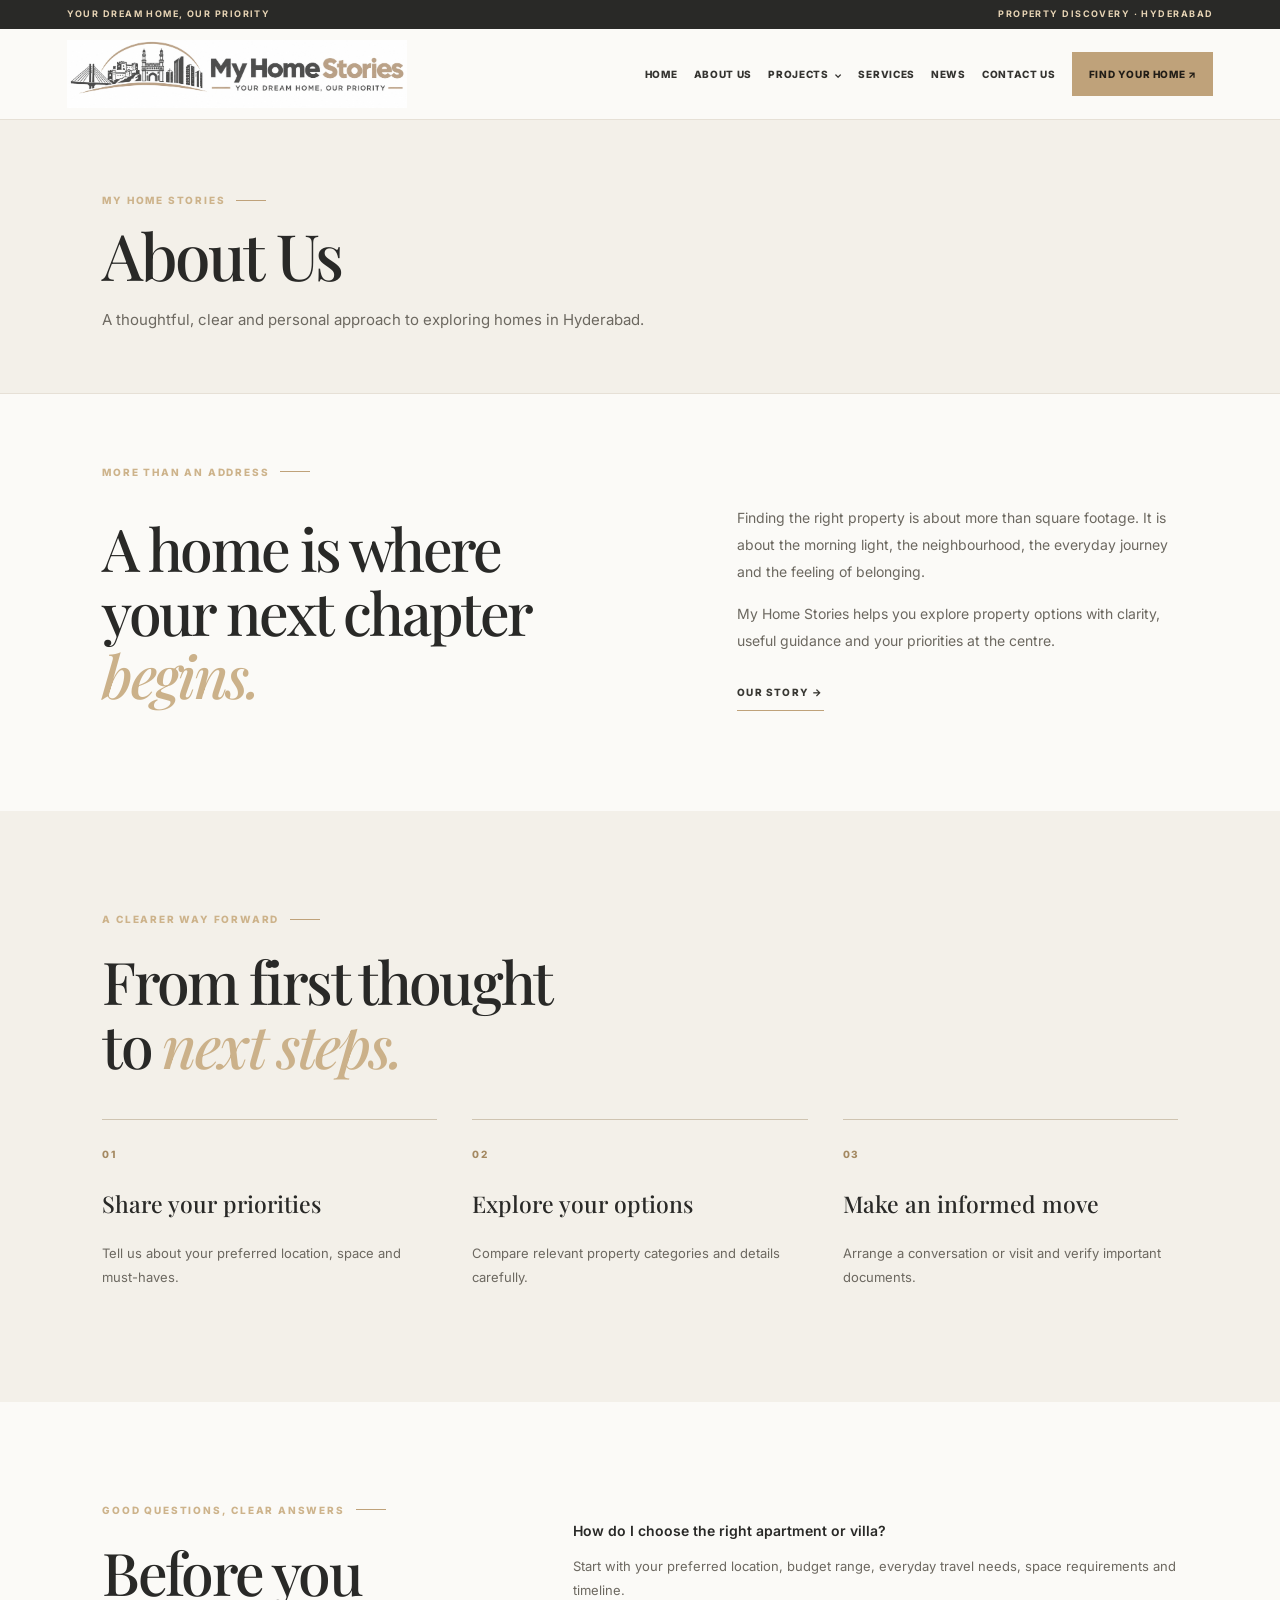
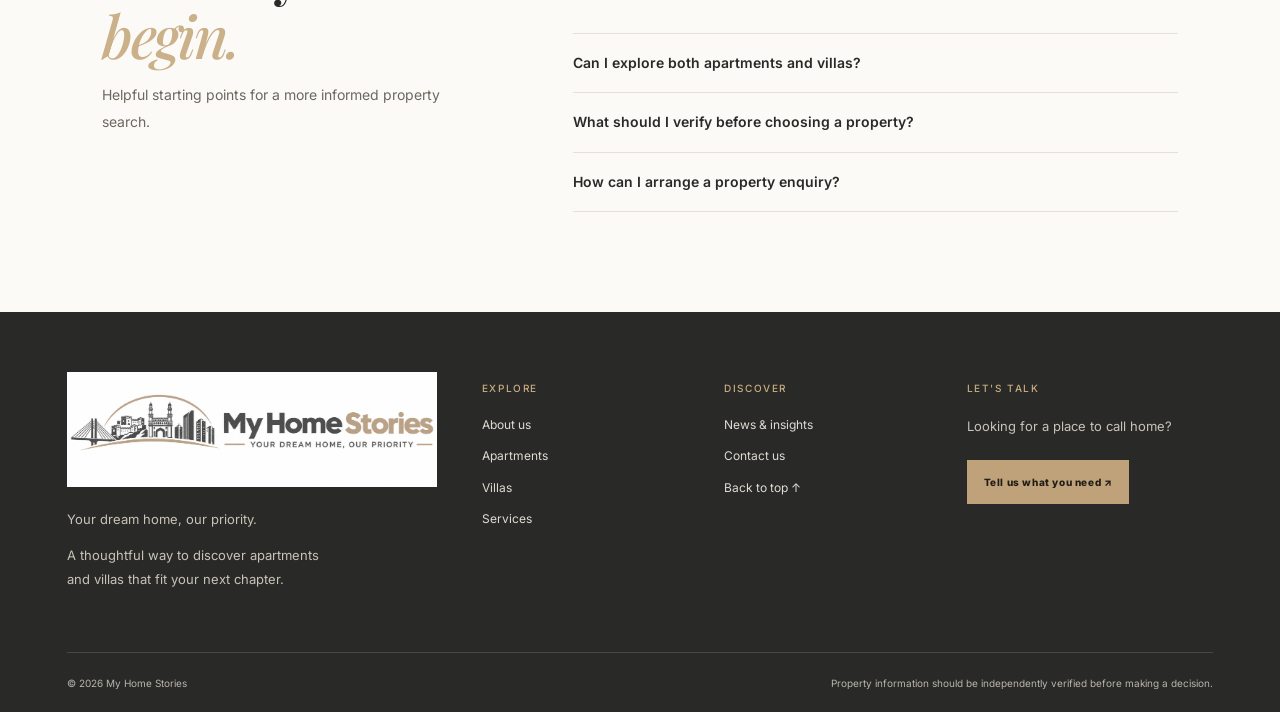
<file: about.html>
<!doctype html>
<html lang="en">
<head>
<meta charset="utf-8"><meta name="viewport" content="width=device-width, initial-scale=1">
<meta name="theme-color" content="#fbfaf7">
<meta name="description" content="A thoughtful, clear and personal approach to exploring homes in Hyderabad.">
<title>About Us | My Home Stories</title>
<link rel="preconnect" href="https://fonts.googleapis.com"><link rel="preconnect" href="https://fonts.gstatic.com" crossorigin>
<link href="https://fonts.googleapis.com/css2?family=Inter:wght@400;500;600;700;800&family=Playfair+Display:wght@400;500;600;700&display=swap" rel="stylesheet">
<link rel="stylesheet" href="styles.css"><script src="script.js" defer></script>
</head>
<div class="topline"><span>YOUR DREAM HOME, OUR PRIORITY</span><span>PROPERTY DISCOVERY · HYDERABAD</span></div>
<header class="header">
<a class="brand" href="#home" aria-label="My Home Stories home"><span class="brand-logo-crop"><img class="brand-logo" src="assets/my-home-stories-original-logo.webp" alt="My Home Stories — Your dream home, our priority"></span></a>
<button class="mobile-toggle" id="menuToggle" aria-label="Toggle navigation" aria-expanded="false">☰</button>
<nav class="nav" id="mainNav" aria-label="Main navigation">
<a class="nav-item" href="index.html">HOME</a><a class="nav-item" href="about.html">ABOUT US</a>
<div class="nav-group"><button class="nav-item dropdown-toggle" id="projectsToggle">PROJECTS <span>⌄</span></button><div class="dropdown"><a href="projects.html">All Projects ↗</a><a href="apartments.html">Apartments ↗</a><a href="villas.html">Villas ↗</a></div></div>
<a class="nav-item" href="services.html">SERVICES</a><a class="nav-item" href="news.html">NEWS</a><a class="nav-item" href="contact.html">CONTACT US</a>
<a class="nav-cta" href="contact.html">FIND YOUR HOME ↗</a>
</nav></header><main id="app"><section class="page-intro section"><div class="section-kicker">MY HOME STORIES <i></i></div><h1>About Us</h1><p>A thoughtful, clear and personal approach to exploring homes in Hyderabad.</p></section><section class="intro section" id="about"><div class="section-kicker">MORE THAN AN ADDRESS <i></i></div><div class="intro-grid"><h2>A home is where<br>your next chapter <em>begins.</em></h2><div><p>Finding the right property is about more than square footage. It is about the morning light, the neighbourhood, the everyday journey and the feeling of belonging.</p><p>My Home Stories helps you explore property options with clarity, useful guidance and your priorities at the centre.</p><a class="inline-link" href="#services">OUR STORY →</a></div></div></section><section class="process section"><div class="section-kicker">A CLEARER WAY FORWARD <i></i></div><h2>From first thought<br>to <em>next steps.</em></h2><div class="steps"><article><span>01</span><h3>Share your priorities</h3><p>Tell us about your preferred location, space and must-haves.</p></article><article><span>02</span><h3>Explore your options</h3><p>Compare relevant property categories and details carefully.</p></article><article><span>03</span><h3>Make an informed move</h3><p>Arrange a conversation or visit and verify important documents.</p></article></div></section><section class="faq section"><div><div class="section-kicker">GOOD QUESTIONS, CLEAR ANSWERS <i></i></div><h2>Before you <em>begin.</em></h2><p>Helpful starting points for a more informed property search.</p></div><div class="faq-list"><details open><summary>How do I choose the right apartment or villa?</summary><p>Start with your preferred location, budget range, everyday travel needs, space requirements and timeline.</p></details><details><summary>Can I explore both apartments and villas?</summary><p>Yes. Browse both categories, then contact us with your preferred areas and requirements.</p></details><details><summary>What should I verify before choosing a property?</summary><p>Check ownership records, approvals and RERA details where relevant, agreement terms, total costs and possession timeline. Consult qualified professionals as needed.</p></details><details><summary>How can I arrange a property enquiry?</summary><p>Use the contact form to share your preferred property type, location and requirements.</p></details></div></section></main><footer class="footer"><div class="footer-main"><div><a class="footer-brand" href="index.html" aria-label="My Home Stories home"><span class="footer-logo-crop"><img src="assets/my-home-stories-original-logo.webp" alt="My Home Stories — Your dream home, our priority"></span></a><p>Your dream home, our priority.</p><p class="footer-note">A thoughtful way to discover apartments and villas that fit your next chapter.</p></div><div><h3>EXPLORE</h3><a href="about.html">About us</a><a href="apartments.html">Apartments</a><a href="villas.html">Villas</a><a href="services.html">Services</a></div><div><h3>DISCOVER</h3><a href="news.html">News & insights</a><a href="contact.html">Contact us</a><a href="index.html">Back to top ↑</a></div><div><h3>LET'S TALK</h3><p>Looking for a place to call home?</p><a class="footer-cta" href="contact.html">Tell us what you need ↗</a></div></div><div class="footer-bottom"><span>© <span id="year"></span> My Home Stories</span><span>Property information should be independently verified before making a decision.</span></div></footer></body></html>
</file>
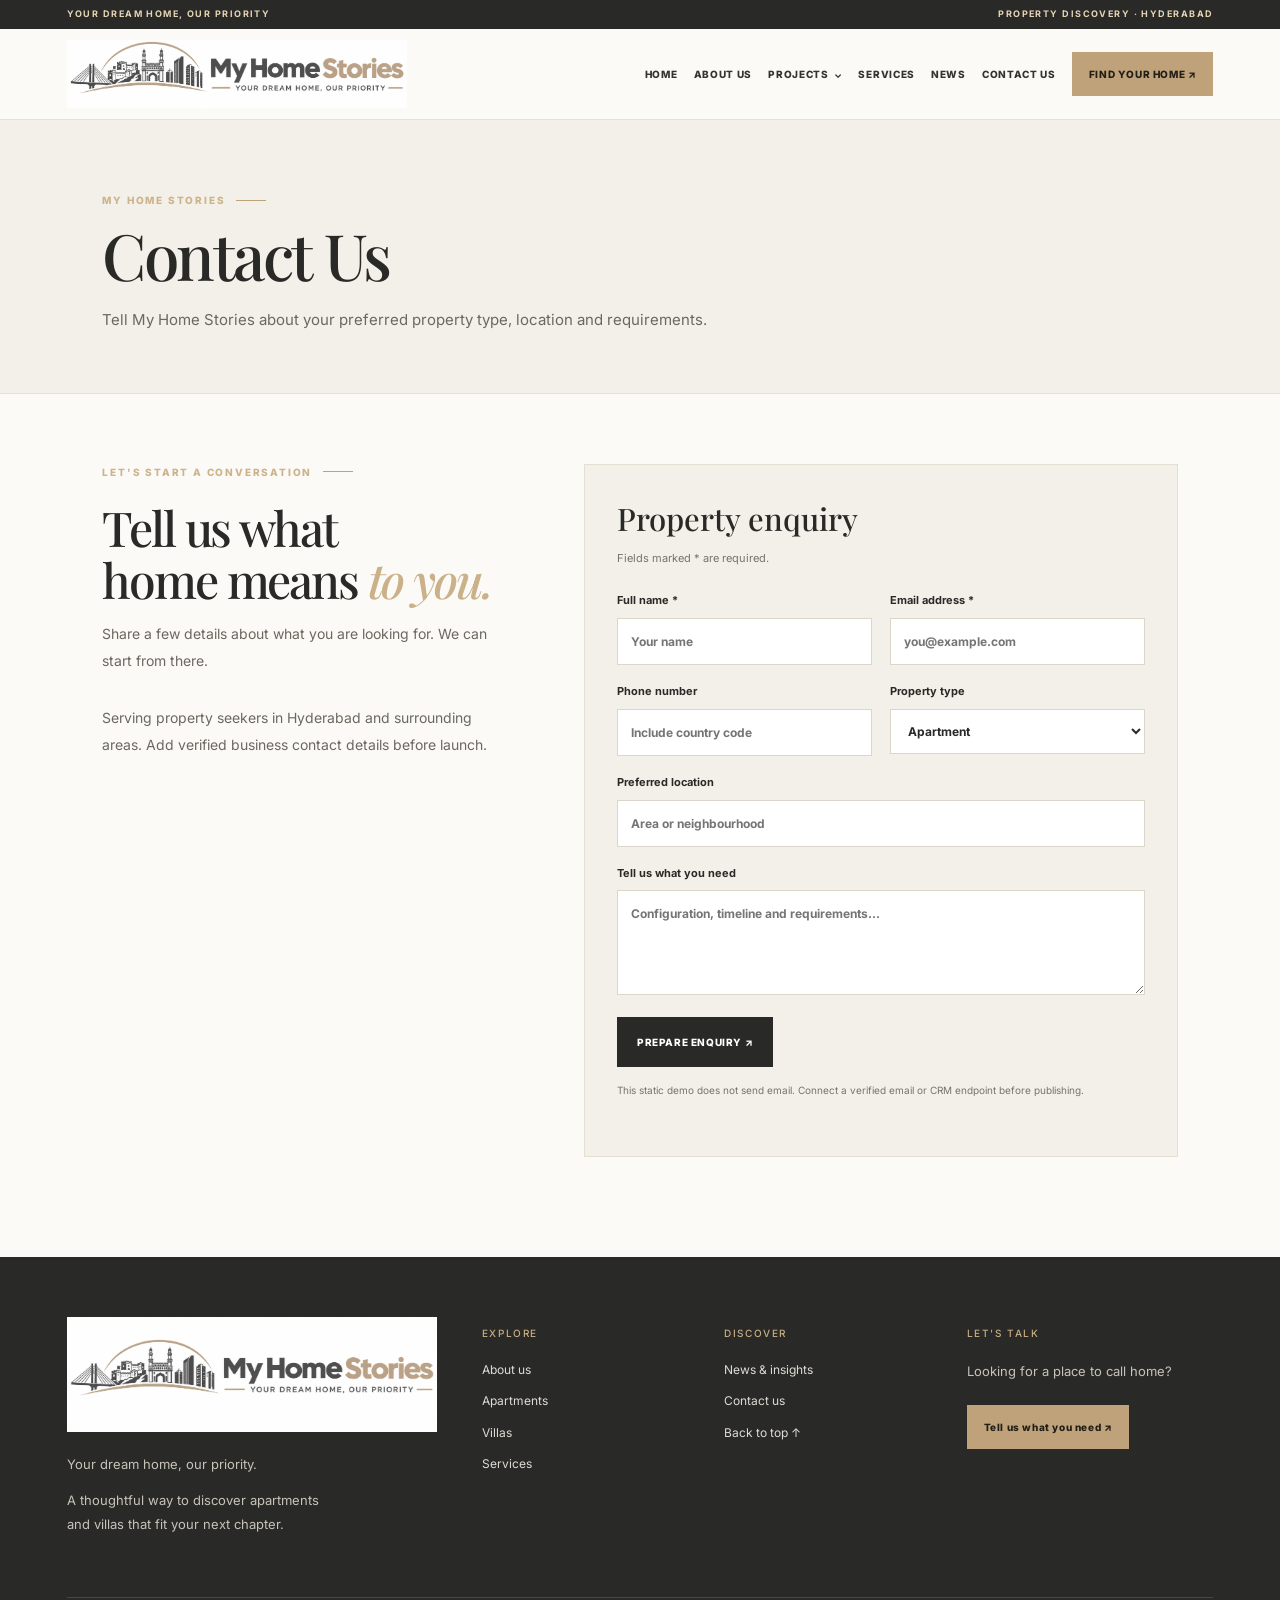
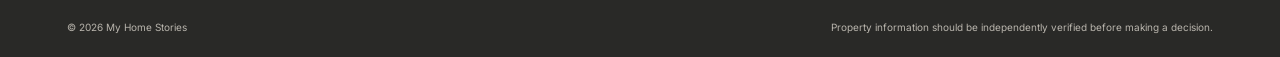
<file: contact.html>
<!doctype html>
<html lang="en">
<head>
<meta charset="utf-8"><meta name="viewport" content="width=device-width, initial-scale=1">
<meta name="theme-color" content="#fbfaf7">
<meta name="description" content="Tell My Home Stories about your preferred property type, location and requirements.">
<title>Contact Us | My Home Stories</title>
<link rel="preconnect" href="https://fonts.googleapis.com"><link rel="preconnect" href="https://fonts.gstatic.com" crossorigin>
<link href="https://fonts.googleapis.com/css2?family=Inter:wght@400;500;600;700;800&family=Playfair+Display:wght@400;500;600;700&display=swap" rel="stylesheet">
<link rel="stylesheet" href="styles.css"><script src="script.js" defer></script>
</head>
<div class="topline"><span>YOUR DREAM HOME, OUR PRIORITY</span><span>PROPERTY DISCOVERY · HYDERABAD</span></div>
<header class="header">
<a class="brand" href="#home" aria-label="My Home Stories home"><span class="brand-logo-crop"><img class="brand-logo" src="assets/my-home-stories-original-logo.webp" alt="My Home Stories — Your dream home, our priority"></span></a>
<button class="mobile-toggle" id="menuToggle" aria-label="Toggle navigation" aria-expanded="false">☰</button>
<nav class="nav" id="mainNav" aria-label="Main navigation">
<a class="nav-item" href="index.html">HOME</a><a class="nav-item" href="about.html">ABOUT US</a>
<div class="nav-group"><button class="nav-item dropdown-toggle" id="projectsToggle">PROJECTS <span>⌄</span></button><div class="dropdown"><a href="projects.html">All Projects ↗</a><a href="apartments.html">Apartments ↗</a><a href="villas.html">Villas ↗</a></div></div>
<a class="nav-item" href="services.html">SERVICES</a><a class="nav-item" href="news.html">NEWS</a><a class="nav-item" href="contact.html">CONTACT US</a>
<a class="nav-cta" href="contact.html">FIND YOUR HOME ↗</a>
</nav></header><main id="app"><section class="page-intro section"><div class="section-kicker">MY HOME STORIES <i></i></div><h1>Contact Us</h1><p>Tell My Home Stories about your preferred property type, location and requirements.</p></section><section class="contact-section section" id="contact"><div class="contact-copy"><div class="section-kicker">LET'S START A CONVERSATION <i></i></div><h2>Tell us what<br>home means <em>to you.</em></h2><p>Share a few details about what you are looking for. We can start from there.</p><p class="contact-note">Serving property seekers in Hyderabad and surrounding areas. Add verified business contact details before launch.</p></div><form id="enquiryForm" class="enquiry-form"><h3>Property enquiry</h3><p>Fields marked * are required.</p><div class="form-grid"><label>Full name *<input name="name" required placeholder="Your name"></label><label>Email address *<input name="email" type="email" required placeholder="you@example.com"></label><label>Phone number<input name="phone" placeholder="Include country code"></label><label>Property type<select name="type"><option>Apartment</option><option>Villa</option><option>Open to options</option></select></label><label class="full">Preferred location<input name="location" placeholder="Area or neighbourhood"></label><label class="full">Tell us what you need<textarea name="message" rows="4" placeholder="Configuration, timeline and requirements..."></textarea></label></div><button class="search-button" type="submit">PREPARE ENQUIRY ↗</button><small>This static demo does not send email. Connect a verified email or CRM endpoint before publishing.</small><p class="form-status" id="formStatus" aria-live="polite"></p></form></section></main><footer class="footer"><div class="footer-main"><div><a class="footer-brand" href="index.html" aria-label="My Home Stories home"><span class="footer-logo-crop"><img src="assets/my-home-stories-original-logo.webp" alt="My Home Stories — Your dream home, our priority"></span></a><p>Your dream home, our priority.</p><p class="footer-note">A thoughtful way to discover apartments and villas that fit your next chapter.</p></div><div><h3>EXPLORE</h3><a href="about.html">About us</a><a href="apartments.html">Apartments</a><a href="villas.html">Villas</a><a href="services.html">Services</a></div><div><h3>DISCOVER</h3><a href="news.html">News & insights</a><a href="contact.html">Contact us</a><a href="index.html">Back to top ↑</a></div><div><h3>LET'S TALK</h3><p>Looking for a place to call home?</p><a class="footer-cta" href="contact.html">Tell us what you need ↗</a></div></div><div class="footer-bottom"><span>© <span id="year"></span> My Home Stories</span><span>Property information should be independently verified before making a decision.</span></div></footer></body></html>
</file>
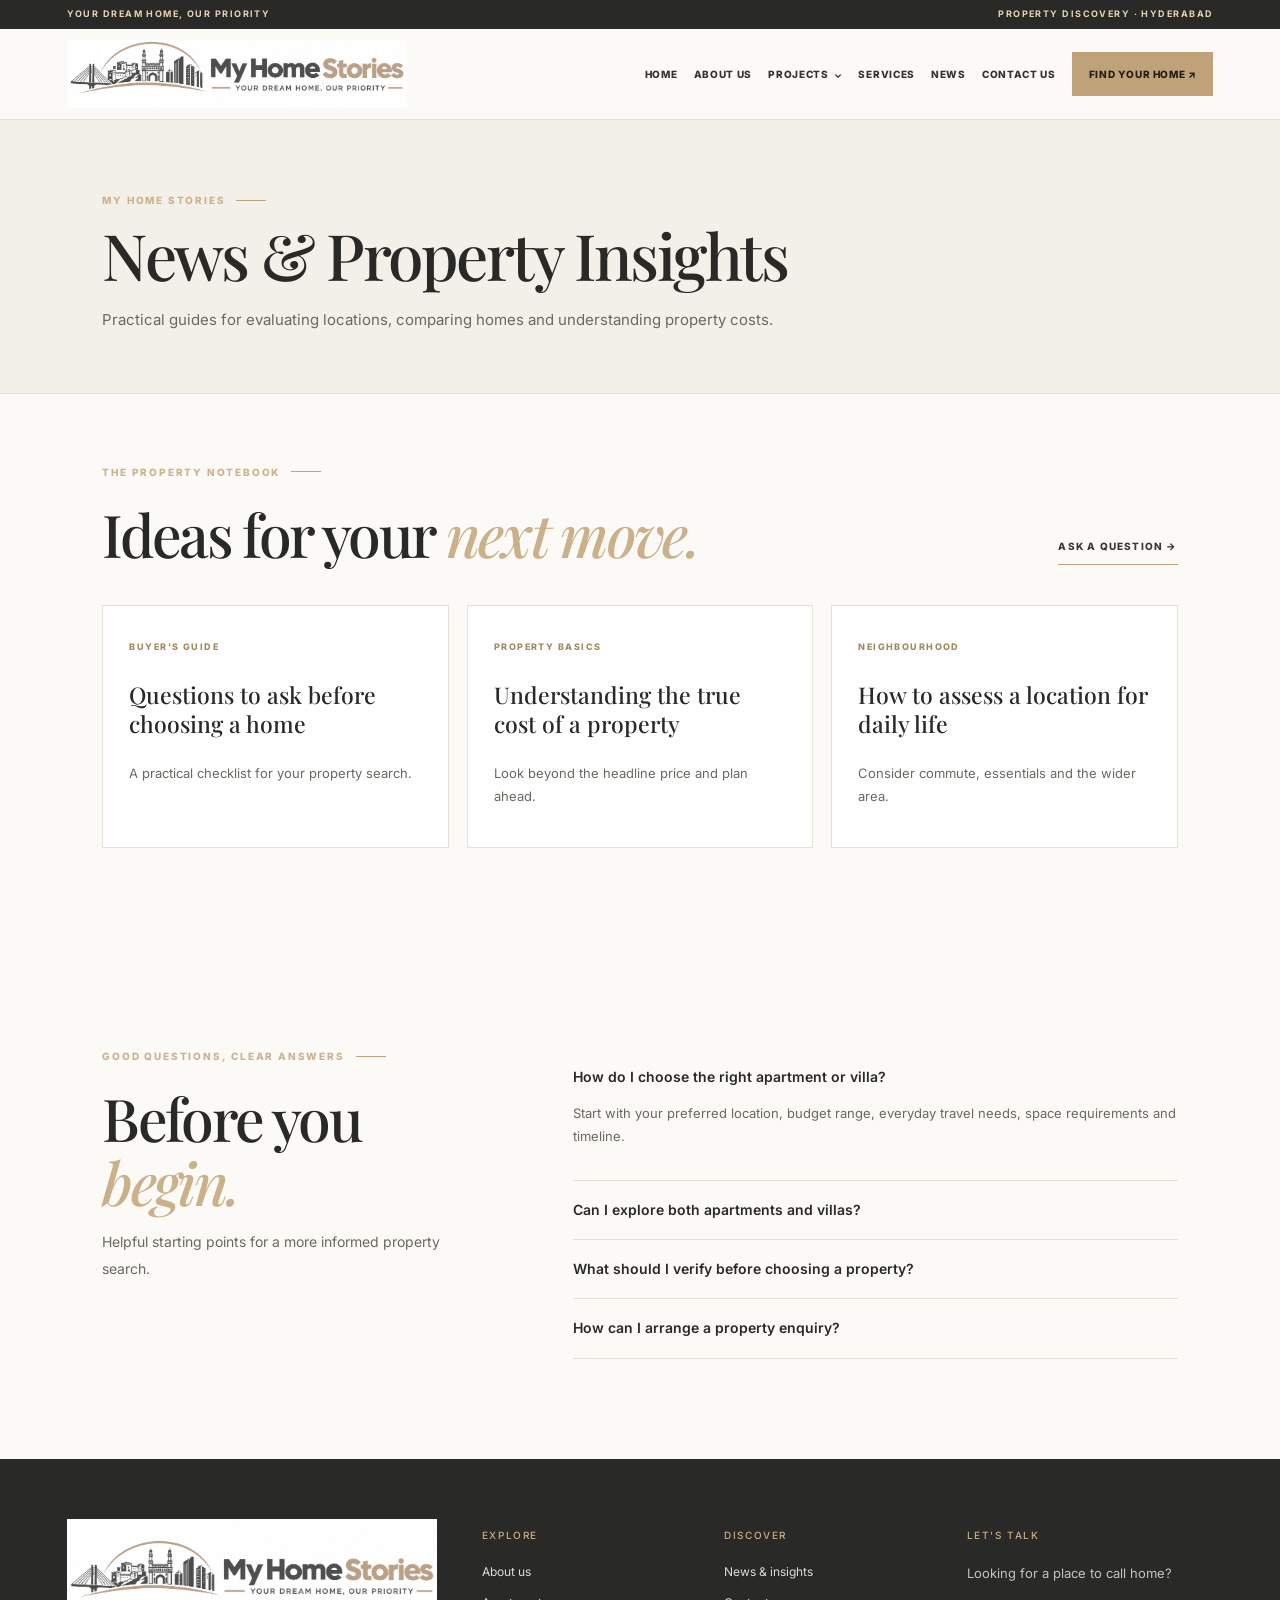
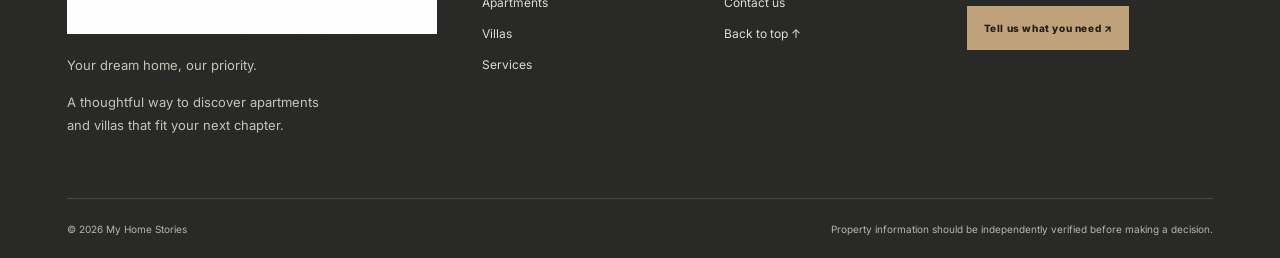
<file: news.html>
<!doctype html>
<html lang="en">
<head>
<meta charset="utf-8"><meta name="viewport" content="width=device-width, initial-scale=1">
<meta name="theme-color" content="#fbfaf7">
<meta name="description" content="Practical guides for evaluating locations, comparing homes and understanding property costs.">
<title>News & Property Insights | My Home Stories</title>
<link rel="preconnect" href="https://fonts.googleapis.com"><link rel="preconnect" href="https://fonts.gstatic.com" crossorigin>
<link href="https://fonts.googleapis.com/css2?family=Inter:wght@400;500;600;700;800&family=Playfair+Display:wght@400;500;600;700&display=swap" rel="stylesheet">
<link rel="stylesheet" href="styles.css"><script src="script.js" defer></script>
</head>
<div class="topline"><span>YOUR DREAM HOME, OUR PRIORITY</span><span>PROPERTY DISCOVERY · HYDERABAD</span></div>
<header class="header">
<a class="brand" href="#home" aria-label="My Home Stories home"><span class="brand-logo-crop"><img class="brand-logo" src="assets/my-home-stories-original-logo.webp" alt="My Home Stories — Your dream home, our priority"></span></a>
<button class="mobile-toggle" id="menuToggle" aria-label="Toggle navigation" aria-expanded="false">☰</button>
<nav class="nav" id="mainNav" aria-label="Main navigation">
<a class="nav-item" href="index.html">HOME</a><a class="nav-item" href="about.html">ABOUT US</a>
<div class="nav-group"><button class="nav-item dropdown-toggle" id="projectsToggle">PROJECTS <span>⌄</span></button><div class="dropdown"><a href="projects.html">All Projects ↗</a><a href="apartments.html">Apartments ↗</a><a href="villas.html">Villas ↗</a></div></div>
<a class="nav-item" href="services.html">SERVICES</a><a class="nav-item" href="news.html">NEWS</a><a class="nav-item" href="contact.html">CONTACT US</a>
<a class="nav-cta" href="contact.html">FIND YOUR HOME ↗</a>
</nav></header><main id="app"><section class="page-intro section"><div class="section-kicker">MY HOME STORIES <i></i></div><h1>News &amp; Property Insights</h1><p>Practical guides for evaluating locations, comparing homes and understanding property costs.</p></section><section class="news section" id="news"><div class="section-head"><div><div class="section-kicker">THE PROPERTY NOTEBOOK <i></i></div><h2>Ideas for your <em>next move.</em></h2></div><a class="inline-link" href="#contact">ASK A QUESTION →</a></div><div class="news-grid"><article><span>BUYER'S GUIDE</span><h3>Questions to ask before choosing a home</h3><p>A practical checklist for your property search.</p></article><article><span>PROPERTY BASICS</span><h3>Understanding the true cost of a property</h3><p>Look beyond the headline price and plan ahead.</p></article><article><span>NEIGHBOURHOOD</span><h3>How to assess a location for daily life</h3><p>Consider commute, essentials and the wider area.</p></article></div></section><section class="faq section"><div><div class="section-kicker">GOOD QUESTIONS, CLEAR ANSWERS <i></i></div><h2>Before you <em>begin.</em></h2><p>Helpful starting points for a more informed property search.</p></div><div class="faq-list"><details open><summary>How do I choose the right apartment or villa?</summary><p>Start with your preferred location, budget range, everyday travel needs, space requirements and timeline.</p></details><details><summary>Can I explore both apartments and villas?</summary><p>Yes. Browse both categories, then contact us with your preferred areas and requirements.</p></details><details><summary>What should I verify before choosing a property?</summary><p>Check ownership records, approvals and RERA details where relevant, agreement terms, total costs and possession timeline. Consult qualified professionals as needed.</p></details><details><summary>How can I arrange a property enquiry?</summary><p>Use the contact form to share your preferred property type, location and requirements.</p></details></div></section></main><footer class="footer"><div class="footer-main"><div><a class="footer-brand" href="index.html" aria-label="My Home Stories home"><span class="footer-logo-crop"><img src="assets/my-home-stories-original-logo.webp" alt="My Home Stories — Your dream home, our priority"></span></a><p>Your dream home, our priority.</p><p class="footer-note">A thoughtful way to discover apartments and villas that fit your next chapter.</p></div><div><h3>EXPLORE</h3><a href="about.html">About us</a><a href="apartments.html">Apartments</a><a href="villas.html">Villas</a><a href="services.html">Services</a></div><div><h3>DISCOVER</h3><a href="news.html">News & insights</a><a href="contact.html">Contact us</a><a href="index.html">Back to top ↑</a></div><div><h3>LET'S TALK</h3><p>Looking for a place to call home?</p><a class="footer-cta" href="contact.html">Tell us what you need ↗</a></div></div><div class="footer-bottom"><span>© <span id="year"></span> My Home Stories</span><span>Property information should be independently verified before making a decision.</span></div></footer></body></html>
</file>
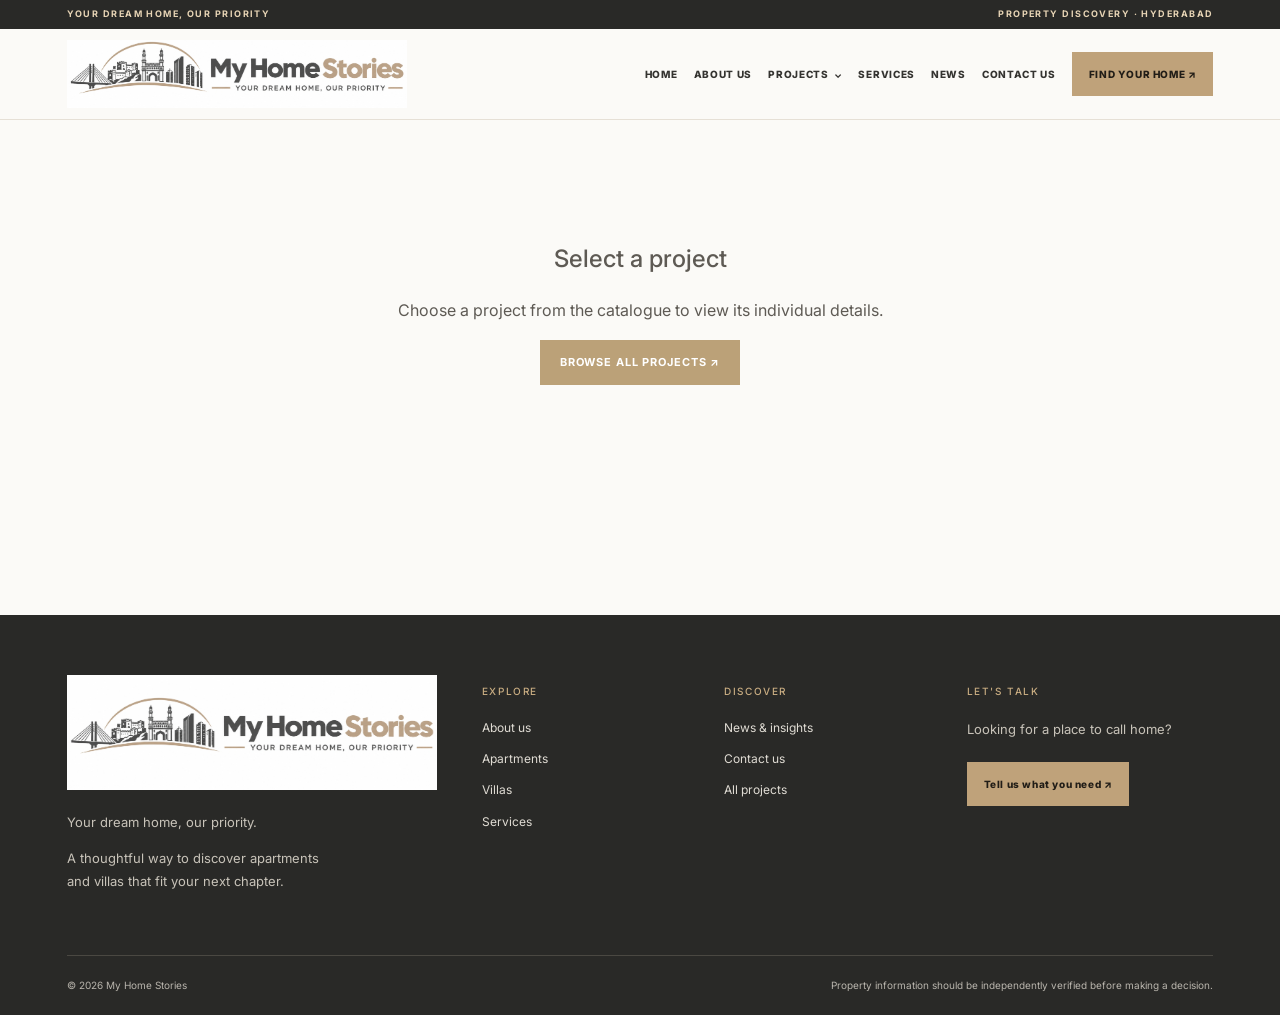
<file: project-details.html>
<!doctype html>
<html lang="en">
<head>
<meta charset="utf-8"><meta name="viewport" content="width=device-width, initial-scale=1">
<meta name="theme-color" content="#fbfaf7">
<meta name="description" content="Explore project details, images, amenities and location information from My Home Stories.">
<title>Project Details | My Home Stories</title>
<link rel="preconnect" href="https://fonts.googleapis.com"><link rel="preconnect" href="https://fonts.gstatic.com" crossorigin>
<link href="https://fonts.googleapis.com/css2?family=Inter:wght@400;500;600;700;800&family=Playfair+Display:wght@400;500;600;700&display=swap" rel="stylesheet">
<link rel="stylesheet" href="styles.css"><link rel="stylesheet" href="project-details.css">
<script src="project-details.js" defer></script>
</head>
<body>
<div class="topline"><span>YOUR DREAM HOME, OUR PRIORITY</span><span>PROPERTY DISCOVERY · HYDERABAD</span></div>
<header class="header">
<a class="brand" href="index.html" aria-label="My Home Stories home"><span class="brand-logo-crop"><img class="brand-logo" src="assets/my-home-stories-original-logo.webp" alt="My Home Stories — Your dream home, our priority"></span></a>
<button class="mobile-toggle" id="menuToggle" aria-label="Toggle navigation" aria-expanded="false">☰</button>
<nav class="nav" id="mainNav" aria-label="Main navigation">
<a class="nav-item" href="index.html">HOME</a><a class="nav-item" href="about.html">ABOUT US</a>
<div class="nav-group"><button class="nav-item dropdown-toggle" id="projectsToggle">PROJECTS <span>⌄</span></button><div class="dropdown"><a href="projects.html">All Projects ↗</a><a href="apartments.html">Apartments ↗</a><a href="villas.html">Villas ↗</a></div></div>
<a class="nav-item" href="services.html">SERVICES</a><a class="nav-item" href="news.html">NEWS</a><a class="nav-item" href="contact.html">CONTACT US</a>
<a class="nav-cta" href="contact.html">FIND YOUR HOME ↗</a>
</nav></header>
<main id="projectDetailMain" class="detail-page">
<div class="detail-loading" role="status">Loading project details and images…</div>
</main>
<footer class="footer"><div class="footer-main"><div><a class="footer-brand" href="index.html" aria-label="My Home Stories home"><span class="footer-logo-crop"><img src="assets/my-home-stories-original-logo.webp" alt="My Home Stories — Your dream home, our priority"></span></a><p>Your dream home, our priority.</p><p class="footer-note">A thoughtful way to discover apartments and villas that fit your next chapter.</p></div><div><h3>EXPLORE</h3><a href="about.html">About us</a><a href="apartments.html">Apartments</a><a href="villas.html">Villas</a><a href="services.html">Services</a></div><div><h3>DISCOVER</h3><a href="news.html">News & insights</a><a href="contact.html">Contact us</a><a href="projects.html">All projects</a></div><div><h3>LET'S TALK</h3><p>Looking for a place to call home?</p><a class="footer-cta" href="contact.html">Tell us what you need ↗</a></div></div><div class="footer-bottom"><span>© <span id="year"></span> My Home Stories</span><span>Property information should be independently verified before making a decision.</span></div></footer>
</body></html>
</file>
<file: styles.css>
:root{--ink:#292927;--gold:#bfa27a;--gold-light:#d5bb94;--ivory:#fbfaf7;--paper:#f3f0e9;--muted:#6c6860;--line:#e6e0d6;--serif:"Playfair Display",Georgia,serif;--sans:Inter,Arial,sans-serif}*{box-sizing:border-box}html{scroll-behavior:smooth;scroll-padding-top:110px}body{margin:0;background:var(--ivory);color:var(--ink);font-family:var(--sans);line-height:1.6}a{color:inherit}button,input,select,textarea{font:inherit}.topline{height:29px;background:var(--ink);color:#e7d4b5;display:flex;align-items:center;justify-content:space-between;padding:0 5.2%;font-size:9px;letter-spacing:.16em;font-weight:700}.header{height:91px;padding:0 5.2%;display:flex;align-items:center;justify-content:space-between;background:#fbfaf7f5;border-bottom:1px solid var(--line);position:sticky;top:0;z-index:100;backdrop-filter:blur(12px)}.brand{display:flex;align-items:center;gap:10px;text-decoration:none}.brand-mark{width:42px;height:42px;border:1px solid var(--gold);color:#b08e5f;display:grid;place-items:center;border-radius:50%;font-size:30px}.brand-words{font-size:22px;font-weight:800;letter-spacing:-1.2px;line-height:1.05}.brand-words b,.footer-brand b{color:#b79a73}.brand-words small{display:block;font-size:7px;letter-spacing:.16em;font-weight:700;margin-top:7px;color:#66625b}.nav{display:flex;align-items:center;gap:clamp(12px,1.6vw,25px)}.nav-item{display:flex;align-items:center;gap:5px;background:none;border:0;text-decoration:none;color:#343330;font-size:10px;font-weight:800;letter-spacing:.07em;white-space:nowrap;padding:12px 0;cursor:pointer}.nav-item:hover,.nav-item:focus-visible{color:#a8895e}.nav-group{position:relative}.dropdown{position:absolute;display:none;top:100%;left:-18px;min-width:180px;padding:8px;background:white;border:1px solid var(--line);box-shadow:0 14px 35px #24211a16}.dropdown a{padding:12px 10px;text-decoration:none;font-size:13px;display:block}.dropdown a:hover{background:#f5f0e7}.nav-group:hover .dropdown,.nav-group.open .dropdown{display:block}.nav-cta,.footer-cta{display:inline-flex;align-items:center;gap:9px;background:var(--gold);color:#211d17;text-decoration:none;font-size:10px;font-weight:800;letter-spacing:.06em;padding:14px 17px;white-space:nowrap;border:0;cursor:pointer}.nav-cta:hover,.footer-cta:hover,.gold-button:hover{background:var(--gold-light);transform:translateY(-2px)}.mobile-toggle{display:none;background:transparent;border:0;font-size:24px;cursor:pointer}.hero{height:min(690px,72vw);min-height:550px;position:relative;background:#383a37;color:white;overflow:hidden}.hero-image{position:absolute;inset:0;width:100%;height:100%;object-fit:cover;object-position:center 58%}.hero-shade{position:absolute;inset:0;background:linear-gradient(90deg,#191a18c9,#191a1894 43%,#191a180f),linear-gradient(0deg,#1414124d,transparent 35%)}.hero-content{position:absolute;left:8%;top:15%;max-width:600px}.eyebrow,.section-kicker{display:flex;align-items:center;gap:11px;font-size:10px;font-weight:800;letter-spacing:.18em;color:#cdb38b}.eyebrow i,.section-kicker i{display:inline-block;width:30px;height:1px;background:var(--gold)}h1,h2,h3{font-weight:500}.hero h1,.intro h2,.section-head h2,.promise-copy h2,.dark-band h2,.process h2,.faq h2,.last-cta h2,.contact-copy h2{font-family:var(--serif);font-size:clamp(43px,5.5vw,76px);font-weight:500;line-height:1.08;letter-spacing:-.045em;margin:24px 0}.hero h1 em,.intro h2 em,.section-head h2 em,.promise-copy h2 em,.dark-band h2 em,.process h2 em,.faq h2 em,.last-cta h2 em,.contact-copy h2 em{color:#cbb18a;font-weight:500}.hero-content>p{font-size:15px;line-height:1.9;color:#e3e0d9;max-width:420px}.hero-actions{display:flex;align-items:center;gap:22px;margin-top:32px}.gold-button,.dark-button{display:inline-flex;justify-content:center;align-items:center;gap:12px;padding:17px 21px;background:var(--gold);color:#211d17;text-decoration:none;font-size:10px;font-weight:800;letter-spacing:.08em;transition:all .2s;border:0;cursor:pointer}.text-button{color:white;text-decoration:none;font-size:10px;font-weight:800;letter-spacing:.08em;padding:17px 10px}.hero-foot{position:absolute;top:500px;left:0;right:0;display:flex;justify-content:space-between;max-width:1100px;font-size:9px;letter-spacing:.16em;color:#e3ded5}.hero-stamp{position:absolute;right:8%;bottom:15%;border:1px solid #e3d1b0a1;padding:21px 27px;background:#ffffff0c;backdrop-filter:blur(8px);display:flex;flex-direction:column;min-width:155px}.hero-stamp span{font-size:8px;letter-spacing:.2em;color:#dfc69f}.hero-stamp b{font-family:var(--serif);font-size:27px;line-height:1.1;font-weight:500;margin:8px 0}.hero-stamp i{width:35px;height:2px;background:var(--gold)}.search-wrap{position:relative;z-index:2;background:#f2eee6;padding:28px 6% 20px}.search-bar{max-width:1200px;margin:0 auto;display:grid;grid-template-columns:1.15fr 1fr 1.3fr auto;align-items:center;gap:25px;background:#fff;padding:22px 25px;box-shadow:0 14px 40px #28241b0c;border:1px solid #e7e0d5}.search-intro span,.search-bar label>span{display:block;font-size:9px;letter-spacing:.15em;font-weight:800;color:#a48961;margin-bottom:9px}.search-intro strong{font-family:var(--serif);font-size:23px;font-weight:500}.search-bar label{display:block;border-left:1px solid var(--line);padding-left:24px}.search-bar select,.filters input,.filters select{width:100%;border:1px solid #ddd6ca;outline:none;background:#fff;color:#343330;font-size:13px;padding:12px}.search-bar label select{border:0;padding:4px 0}.search-button{display:flex;align-items:center;justify-content:center;gap:9px;border:0;background:var(--ink);color:white;padding:17px 20px;font-size:10px;font-weight:800;letter-spacing:.06em;cursor:pointer;white-space:nowrap}.search-button:hover{background:var(--gold);color:#211d17}.search-disclaimer{font-size:10px;color:#77736b;text-align:center;margin:13px 0 0}.section{padding:100px 8%}.intro-grid{display:grid;grid-template-columns:1.1fr .9fr;gap:9%;align-items:center;margin-top:10px}.intro h2,.section-head h2,.promise-copy h2,.process h2,.faq h2,.contact-copy h2{font-size:clamp(40px,4.6vw,61px);margin:22px 0 0}.intro-grid>div p,.section-head>p,.promise-copy>p,.dark-band>div>p,.faq>div>p,.contact-copy>p{font-size:14px;line-height:1.95;color:var(--muted)}.inline-link{display:inline-flex;align-items:center;gap:12px;text-decoration:none;color:#393833;font-size:10px;font-weight:800;letter-spacing:.12em;margin-top:16px;border-bottom:1px solid var(--gold);padding:0 0 10px}.discovery{background:#f3f0e9}.section-head{display:flex;justify-content:space-between;align-items:end;gap:30px;margin-bottom:40px}.section-head>p{max-width:350px;margin-bottom:8px}.category-grid{display:grid;grid-template-columns:repeat(3,minmax(0,1fr));gap:22px}.category-card{text-decoration:none;min-width:0}.category-image{height:330px;position:relative;overflow:hidden;background:#ded8ce}.category-image img{width:100%;height:100%;object-fit:cover;transition:transform .55s}.category-card:hover img{transform:scale(1.045)}.category-image>span{position:absolute;top:16px;left:16px;background:#fbfaf7ed;padding:9px 11px;font-size:9px;letter-spacing:.13em;font-weight:800}.category-image>b{position:absolute;bottom:0;right:0;width:47px;height:47px;background:var(--gold);display:grid;place-items:center;font-size:20px}.category-info{display:flex;justify-content:space-between;align-items:start;gap:10px;padding:19px 2px}.category-info h3{font-family:var(--serif);font-size:20px;margin:0 0 9px}.category-info p{font-size:10px;color:#716c63;margin:0}.sample-note{font-size:10px;color:#77736b;margin-top:22px}.project-section{background:#fbfaf7}.filters{display:grid;grid-template-columns:2fr 1fr 1fr auto;gap:12px;margin:20px 0 10px}.filters input,.filters select{min-width:0}.reset-button{background:none;border:1px solid var(--line);padding:10px 18px;font-size:10px;font-weight:800;letter-spacing:.1em;cursor:pointer}.results-count{font-size:12px;color:var(--muted);margin:15px 0}.project-grid{display:grid;grid-template-columns:repeat(3,minmax(0,1fr));gap:24px}.project-card{border:1px solid #e8e2d8;background:#fff;min-width:0;transition:transform .2s,box-shadow .2s;cursor:pointer}.project-card:hover{transform:translateY(-3px);box-shadow:0 12px 34px #26231c0d}.project-card img{width:100%;height:220px;object-fit:cover;display:block}.project-card .image-wrap{height:220px;position:relative;overflow:hidden;background:#e9e4da}.image-wrap .tag{position:absolute;top:14px;left:14px;background:#fff;padding:7px 10px;font-size:10px;text-transform:uppercase;letter-spacing:1px}.image-wrap .status{position:absolute;right:12px;top:12px;background:#345b45;color:white;padding:7px 9px;font-size:9px;font-weight:700;letter-spacing:.5px}.card-body{padding:20px}.builder{font-size:10px;letter-spacing:1.6px;text-transform:uppercase;color:#9b7845;font-weight:700}.card-body h3{margin:8px 0 10px;font:500 23px/1.25 var(--serif)}.card-body p{color:#65625c;font-size:12px;line-height:1.7}.card-foot{display:flex;justify-content:space-between;gap:8px;border-top:1px solid #eee8df;padding-top:14px;margin-top:16px;color:#846336;font-size:10px;font-weight:700;letter-spacing:.5px}.promise{display:grid;grid-template-columns:1.05fr .95fr;gap:9%;align-items:center}.promise-visual{height:590px;position:relative}.promise-visual>img{width:100%;height:100%;object-fit:cover}.visual-label{position:absolute;bottom:25px;left:25px;background:#292927ed;color:white;padding:24px}.visual-label span{font-size:9px;letter-spacing:.16em;color:#d0b58a}.visual-label b{display:block;font:500 28px/1.2 var(--serif);margin-top:10px}.promise-item{display:flex;gap:16px;margin-top:24px}.promise-item>span{width:42px;height:42px;flex:0 0 42px;border:1px solid #d7c7ae;color:#9e8053;display:grid;place-items:center;font-size:20px}.promise-item h3{font:500 17px var(--serif);margin:0 0 5px}.promise-item p{font-size:12px;color:#77736b;margin:0}.dark-band{background:var(--ink);color:white;display:grid;grid-template-columns:1fr .65fr;align-items:center;gap:10%}.dark-band h2{font-size:clamp(38px,4.6vw,60px)}.dark-band>div>p{color:#d0cbc1}.process{background:#f3f0e9}.steps{display:grid;grid-template-columns:repeat(3,1fr);gap:35px;margin-top:42px}.steps article{border-top:1px solid #cfc4b1;padding-top:20px}.steps article>span{font-size:10px;letter-spacing:.15em;color:#a48961;font-weight:800}.steps h3{font:500 23px var(--serif)}.steps p{font-size:13px;line-height:1.8;color:var(--muted)}.news-grid{display:grid;grid-template-columns:repeat(3,1fr);gap:18px}.news-grid article{padding:26px;border:1px solid var(--line);background:white}.news-grid article>span{font-size:9px;letter-spacing:.16em;color:#a48961;font-weight:800}.news-grid h3{font:500 23px/1.25 var(--serif)}.news-grid p{font-size:13px;color:var(--muted);line-height:1.8}.faq{display:grid;grid-template-columns:.75fr 1.25fr;gap:10%}.faq-list details{border-bottom:1px solid var(--line);padding:18px 0}.faq-list summary{cursor:pointer;font-weight:600;font-size:14px;display:flex;justify-content:space-between;gap:20px}.faq-list details p{font-size:13px;line-height:1.8;color:var(--muted)}.last-cta{padding:70px 8%;display:flex;align-items:center;justify-content:space-between;gap:30px;background:#eae3d7}.last-cta>div>span{font-size:9px;letter-spacing:.16em;font-weight:800;color:#8d714b}.last-cta h2{font-size:clamp(38px,4.5vw,58px);margin:15px 0 0}.dark-button{background:var(--ink);color:white}.contact-section{display:grid;grid-template-columns:.8fr 1.2fr;gap:8%;align-items:start}.contact-copy h2{font-size:48px}.contact-note{margin-top:30px!important}.enquiry-form{padding:32px;background:#f3f0e9;border:1px solid #e5ded3}.enquiry-form h3{font:500 31px var(--serif);margin:0 0 8px}.enquiry-form>p{font-size:11px;color:#77736b;margin-bottom:25px}.form-grid{display:grid;grid-template-columns:1fr 1fr;gap:18px}.form-grid label{font-size:11px;font-weight:700;display:flex;flex-direction:column;gap:8px}.form-grid input,.form-grid select,.form-grid textarea{width:100%;font-size:12px;padding:13px;border:1px solid #dcd5c9;background:white;color:var(--ink)}.form-grid input:focus,.form-grid select:focus,.form-grid textarea:focus{outline:2px solid var(--gold);outline-offset:1px}.full{grid-column:1/-1}.enquiry-form>button{margin-top:22px}.enquiry-form small{display:block;font-size:10px;line-height:1.7;color:#77736b;margin-top:15px}.form-status{font-size:13px;color:#31583f}.footer{background:var(--ink);color:#f8f5ef;padding:60px 5.2% 0}.footer-main{display:grid;grid-template-columns:1.5fr .8fr .8fr 1fr;gap:45px;padding-bottom:48px}.footer-brand{font-family:var(--serif);font-size:29px;color:white;text-decoration:none}.footer-main p{font-size:13px;color:#c8c3b9;line-height:1.8}.footer-note{max-width:270px}.footer-main h3{font-size:10px;letter-spacing:.16em;color:#c9ad82;margin:8px 0 19px}.footer-main>div>a:not(.footer-brand):not(.footer-cta){display:block;text-decoration:none;color:#e0dcd4;font-size:12px;margin:12px 0}.footer-cta{margin-top:8px}.footer-bottom{border-top:1px solid #4a4842;min-height:60px;display:flex;align-items:center;justify-content:space-between;gap:15px;color:#b9b5ad;font-size:10px}.footer-bottom span:last-child{text-align:right}.modal{display:none;position:fixed;inset:0;z-index:500;background:#171714d9;padding:4vh 4vw;overflow:auto}.modal.open{display:grid;place-items:center}.modal-panel{position:relative;background:var(--ivory);width:min(1000px,100%);max-height:92vh;overflow:auto;display:grid;grid-template-columns:1fr 1fr}.modal-panel>img{width:100%;height:100%;min-height:450px;object-fit:cover}.modal-content{padding:38px}.modal-content h2{font:500 38px/1.15 var(--serif)}.modal-content p,.modal-content li{font-size:13px;line-height:1.8;color:var(--muted)}.modal-close{position:absolute;right:12px;top:12px;z-index:1;border:0;background:#fff;width:38px;height:38px;font-size:25px;cursor:pointer}.modal-content ul{padding-left:20px}.modal-content .gold-button{margin-top:15px}.section-kicker{font-size:10px}.nav-item:focus-visible,.gold-button:focus-visible,.search-button:focus-visible{outline:2px solid #a7834e;outline-offset:3px}@media(max-width:1050px){.header{height:78px}.mobile-toggle{display:block}.nav{display:none;position:absolute;top:100%;left:0;right:0;background:var(--ivory);padding:18px 5%;border-bottom:1px solid var(--line);align-items:stretch;flex-direction:column;gap:3px}.nav.open{display:flex}.nav-item{font-size:12px}.nav-cta{justify-content:center;margin-top:8px}.dropdown{position:static;box-shadow:none;margin:0 0 8px 10px}.category-grid,.project-grid{grid-template-columns:repeat(2,minmax(0,1fr))}.filters{grid-template-columns:repeat(2,minmax(0,1fr))}.filterTitle{grid-column:1/-1}.promise{gap:5%}.promise-visual{height:480px}.footer-main{grid-template-columns:1fr 1fr;gap:28px}}@media(max-width:650px){.topline{padding:0 5%;font-size:8px}.topline span:last-child{display:none}.header{padding:0 5%;height:72px}.brand-words{font-size:19px}.brand-mark{width:36px;height:36px}.brand-words small{font-size:6px}.hero{height:610px;min-height:0}.hero-content{left:6%;right:6%;top:13%}.hero h1{font-size:clamp(42px,12vw,58px)}.hero-stamp{right:6%;bottom:8%;padding:14px 17px;min-width:120px}.hero-stamp b{font-size:22px}.hero-foot{top:440px;font-size:7px}.hero-actions{gap:8px;flex-wrap:wrap}.gold-button,.text-button{padding:14px 13px;font-size:9px}.search-wrap{padding:20px 5%}.search-bar{grid-template-columns:1fr;gap:15px;padding:20px}.search-bar label{border-left:0;border-top:1px solid var(--line);padding:13px 0 0}.section{padding:65px 6%}.intro-grid,.promise,.dark-band,.faq,.contact-section{grid-template-columns:1fr;gap:28px}.intro-grid{margin-top:0}.intro h2,.section-head h2,.promise-copy h2,.process h2,.faq h2,.contact-copy h2{font-size:42px}.section-head{align-items:start;flex-direction:column;gap:10px}.category-grid,.project-grid,.news-grid,.steps{grid-template-columns:1fr}.category-image{height:280px}.filters{grid-template-columns:1fr 1fr}.filters input{grid-column:1/-1}.promise-visual{height:420px}.dark-band{gap:10px}.last-cta{padding:55px 6%;align-items:flex-start;flex-direction:column}.last-cta h2{font-size:42px}.form-grid{grid-template-columns:1fr}.full{grid-column:auto}.enquiry-form{padding:23px}.footer{padding:42px 5% 0}.footer-main{grid-template-columns:1fr 1fr;gap:20px}.footer-main>div:first-child{grid-column:1/-1}.footer-bottom{padding:15px 0;align-items:flex-start;flex-direction:column}.footer-bottom span:last-child{text-align:left}.modal{padding:2vh 3vw}.modal-panel{grid-template-columns:1fr;max-height:96vh}.modal-panel>img{height:220px;min-height:220px}.modal-content{padding:24px}.modal-content h2{font-size:31px}}
/* Clear brand logo treatment */
.brand{display:flex;align-items:center;min-width:0;flex:0 1 360px}.brand-logo{display:block;width:clamp(230px,27vw,360px);height:auto;max-height:66px;object-fit:contain;object-position:left center}.footer-brand{display:inline-flex;max-width:360px}.footer-brand img{display:block;width:min(100%,340px);height:auto;max-height:86px;object-fit:contain;object-position:left center;background:#fff;padding:5px 8px}.footer-main>div:first-child{min-width:0}@media(max-width:1050px){.brand{flex:0 1 310px}.brand-logo{width:clamp(200px,34vw,300px);max-height:58px}}@media(max-width:650px){.brand{flex:0 1 255px}.brand-logo{width:clamp(180px,60vw,250px);max-height:52px}.footer-brand img{width:min(100%,300px);max-height:74px}}


/* Exact uploaded logo: preserve its original proportions and keep it legible */
.header .brand{flex:0 1 270px;min-width:0;max-width:270px;display:flex;align-items:center;overflow:visible}
.header .brand-logo{display:block;width:100%;height:auto;max-height:none;max-width:270px;object-fit:contain;object-position:left center;background:transparent;flex-shrink:0}
.footer .footer-brand{display:inline-flex;width:min(100%,340px);max-width:340px;align-items:center;background:#fff;padding:4px 6px}
.footer .footer-brand img{display:block;width:100%;height:auto;max-height:none;max-width:100%;object-fit:contain;object-position:left center;padding:0;background:transparent}
.footer-main>div:first-child{min-width:0}
@media(max-width:1050px){
 .header .brand{flex-basis:245px;max-width:245px}
 .header .brand-logo{max-width:245px}
}
@media(max-width:650px){
 .header{height:76px}
 .header .brand{flex-basis:195px;max-width:195px}
 .header .brand-logo{max-width:195px}
 .mobile-toggle{flex:0 0 auto;margin-left:10px}
 .footer .footer-brand{width:min(100%,300px)}
}


/* Header logo visibility fix: larger on desktop, balanced with navigation */
.header{gap:clamp(12px,2vw,30px)}
.header .brand{flex:0 1 clamp(280px,24vw,360px);width:clamp(280px,24vw,360px);max-width:360px;min-width:0}
.header .brand-logo{width:100%;max-width:360px;height:auto;max-height:none;object-fit:contain;object-position:left center}
.nav{flex:0 1 auto;min-width:0;gap:clamp(9px,1.25vw,20px)}
@media(max-width:1150px){
 .header .brand{flex-basis:250px;width:250px;max-width:250px}
 .header .brand-logo{max-width:250px}
}
@media(max-width:1050px){
 .header{gap:12px}
 .header .brand{flex:0 1 280px;width:280px;max-width:280px}
 .header .brand-logo{max-width:280px}
}
@media(max-width:650px){
 .header{gap:8px}
 .header .brand{flex:0 1 min(72vw,270px);width:min(72vw,270px);max-width:min(72vw,270px)}
 .header .brand-logo{max-width:100%}
}


/* Use the exact uploaded logo artwork; clip only its excess vertical white canvas */
.header .brand{display:flex;align-items:center;flex:0 1 340px;width:340px;max-width:340px;min-width:0;overflow:visible}
.brand-logo-crop{display:block;position:relative;width:100%;height:68px;overflow:hidden;background:transparent;flex:0 1 auto}
.brand-logo-crop .brand-logo{position:absolute;display:block;width:100%;max-width:none;height:auto;max-height:none;left:0;top:50%;transform:translateY(-50%);object-fit:contain;object-position:center;background:transparent}
.footer .footer-brand{display:inline-flex;width:min(100%,370px);max-width:370px;background:#fff;padding:0;overflow:hidden;align-items:center}
.footer-logo-crop{display:block;position:relative;width:100%;height:115px;overflow:hidden;background:#fff}
.footer-logo-crop img{position:absolute;display:block;width:100%;height:auto;max-height:none;max-width:none;left:0;top:50%;transform:translateY(-50%);object-fit:contain;object-position:center;padding:0;background:#fff}
@media(max-width:1150px){.header .brand{flex-basis:280px;width:280px;max-width:280px}.brand-logo-crop{height:58px}}
@media(max-width:1050px){.header .brand{flex:0 1 290px;width:290px;max-width:290px}.brand-logo-crop{height:60px}}
@media(max-width:650px){.header{gap:8px}.header .brand{flex:0 1 min(70vw,270px);width:min(70vw,270px);max-width:min(70vw,270px)}.brand-logo-crop{height:52px}.footer-logo-crop{height:90px}}


/* Dedicated multi-page layouts */
.page-intro{padding:72px 8% 58px;background:#f3f0e9;border-bottom:1px solid var(--line)}
.page-intro .section-kicker{margin-bottom:12px}
.page-intro h1{font-family:var(--serif);font-size:clamp(40px,5vw,68px);font-weight:500;line-height:1.1;letter-spacing:-.04em;margin:0 0 16px;color:var(--ink)}
.page-intro p{max-width:720px;font-size:15px;line-height:1.9;color:var(--muted);margin:0}
.page-intro+.section{padding-top:70px}
@media(max-width:650px){.page-intro{padding:48px 6% 40px}.page-intro h1{font-size:42px}.page-intro p{font-size:13px}}
</file>
<file: project-details.css>
.detail-page{min-height:55vh;background:#fbfaf7}.detail-shell{max-width:1200px;margin:0 auto;padding:44px 24px 80px}.detail-loading,.detail-error{max-width:900px;margin:0 auto;padding:100px 24px;text-align:center;color:#5e5a54}.detail-back{display:inline-block;margin-bottom:24px;color:#65523a;text-decoration:none;font-size:13px}.detail-hero{display:grid;grid-template-columns:minmax(0,1.05fr) minmax(0,.95fr);gap:42px;align-items:center}.detail-main-image{position:relative;min-height:380px;background:#eee8df;overflow:hidden}.detail-main-image img{display:block;width:100%;height:100%;min-height:380px;max-height:560px;object-fit:cover}.detail-type,.detail-status{position:absolute;top:18px;padding:8px 12px;font-size:10px;font-weight:700;letter-spacing:.08em;text-transform:uppercase;background:#fbfaf7eF;color:#342e27}.detail-type{left:18px}.detail-status{right:18px;background:#d9c29a;color:#29251e}.detail-copy{padding:10px 0}.detail-kicker{display:flex;align-items:center;gap:8px;font-size:11px;font-weight:700;letter-spacing:.18em;text-transform:uppercase;color:#a48655}.detail-copy h1,.detail-gallery h2,.detail-overview h2,.detail-related h2{font-family:'Playfair Display',Georgia,serif;font-weight:500;color:#25231f;line-height:1.1}.detail-copy h1{font-size:clamp(36px,4.5vw,58px);margin:16px 0}.detail-location{color:#6c675f;font-size:14px}.detail-description{line-height:1.8;color:#625e58;margin:22px 0}.detail-facts{display:flex;flex-wrap:wrap;gap:8px;margin:22px 0}.detail-facts span{font-size:11px;color:#555047;background:#f1eee8;padding:10px 12px}.gold-button{display:inline-block;background:#bba178;color:#fff!important;text-decoration:none;padding:15px 20px;font-size:11px;font-weight:700;letter-spacing:.08em;line-height:1.4}.detail-disclaimer{font-size:11px;line-height:1.7;color:#827b70;margin-top:16px}.detail-gallery,.detail-overview,.detail-related{border-top:1px solid #e4ded3;margin-top:54px;padding-top:34px}.detail-gallery h2,.detail-overview h2,.detail-related h2{font-size:clamp(28px,3vw,38px);margin:12px 0}.gallery-intro,.detail-overview>p{max-width:800px;line-height:1.75;color:#716a60;font-size:13px}.detail-gallery-grid{display:grid;grid-template-columns:repeat(3,minmax(0,1fr));gap:14px;margin-top:22px}.detail-gallery-grid figure{margin:0;background:#fff;border:1px solid #ece7df}.detail-gallery-grid img{display:block;width:100%;height:230px;object-fit:cover;background:#e8e1d7}.detail-gallery-grid figcaption{padding:13px 14px;font-size:12px;color:#403b34}.detail-gallery-grid small{display:block;margin-top:6px;color:#93856f;font-size:10px;text-transform:uppercase;letter-spacing:.06em}.detail-amenities{display:grid;grid-template-columns:repeat(2,minmax(0,1fr));gap:10px;margin:22px 0}.detail-amenities>div{background:#f3f0e9;padding:14px;display:flex;gap:10px;align-items:flex-start;font-size:12px;line-height:1.6;color:#4b463e}.detail-amenities span{color:#a68a59;font-weight:800}.detail-verify{background:#292a27;color:#fff;padding:24px 26px;margin-top:24px;max-width:900px}.detail-verify strong{font-size:14px}.detail-verify p{font-size:12px;line-height:1.8;color:#e3ded4}.detail-verify a{display:inline-block;margin-top:8px;color:#e4c994;font-size:11px;text-decoration:none;font-weight:700}.related-grid{display:grid;grid-template-columns:repeat(3,minmax(0,1fr));gap:16px;margin-top:20px}.related-card{display:flex;flex-direction:column;background:#fff;border:1px solid #e8e2d8;text-decoration:none;color:#2b2925;padding-bottom:15px}.related-card img{width:100%;height:150px;object-fit:cover}.related-card span,.related-card strong,.related-card small{margin-left:14px;margin-right:14px}.related-card span{font-size:10px;text-transform:uppercase;letter-spacing:.1em;color:#a48655;margin-top:14px}.related-card strong{font-family:'Playfair Display',Georgia,serif;font-size:19px;font-weight:500;margin-top:7px}.related-card small{font-size:11px;color:#777064;margin-top:7px}@media(max-width:800px){.detail-shell{padding:28px 18px 56px}.detail-hero{grid-template-columns:1fr;gap:24px}.detail-main-image,.detail-main-image img{min-height:280px;max-height:420px}.detail-gallery-grid{grid-template-columns:1fr 1fr}.detail-gallery-grid figure:first-child{grid-column:1/-1}.detail-gallery-grid figure:first-child img{height:260px}.detail-amenities{grid-template-columns:1fr}.related-grid{grid-template-columns:1fr 1fr}.detail-gallery,.detail-overview,.detail-related{margin-top:38px;padding-top:26px}}@media(max-width:480px){.detail-gallery-grid,.related-grid{grid-template-columns:1fr}.detail-gallery-grid figure:first-child{grid-column:auto}.detail-gallery-grid img,.detail-gallery-grid figure:first-child img{height:220px}.detail-copy h1{font-size:38px}.detail-type,.detail-status{font-size:9px;padding:7px 8px;top:10px}.detail-type{left:10px}.detail-status{right:10px}}

/* Schedule-a-visit modal styled to match the supplied reference video */
body.enquiry-modal-open{overflow:hidden}
.detail-enquire{border:0;cursor:pointer;font:inherit;font-size:11px;font-weight:700;letter-spacing:.08em;line-height:1.4}
.project-enquiry-modal{position:fixed;inset:0;z-index:9999;display:none;align-items:center;justify-content:center;padding:18px}
.project-enquiry-modal.is-open{display:flex}
.project-enquiry-backdrop{position:absolute;inset:0;background:rgba(16,16,16,.72)}
.project-enquiry-panel{position:relative;z-index:1;width:min(100%,510px);max-height:94vh;overflow:auto;background:#fff;padding:30px 28px 25px;box-shadow:0 15px 55px rgba(0,0,0,.28)}
.project-enquiry-close{position:absolute;top:6px;right:8px;width:30px;height:30px;border:0;background:transparent;color:#777;font-size:24px;line-height:1;cursor:pointer}
.project-enquiry-panel h2{font-family:'Playfair Display',Georgia,serif;font-weight:500;font-size:23px;letter-spacing:.045em;text-align:center;color:#b59a6c;margin:0 22px 22px}
#projectEnquiryForm{display:grid;grid-template-columns:1fr 1fr;gap:10px}
#projectEnquiryForm input,#projectEnquiryForm select,#projectEnquiryForm textarea{display:block;width:100%;min-width:0;border:1px solid #ded8cd;border-radius:0;background:#fff;padding:10px 12px;color:#4a453d;font:inherit;font-size:12px;outline-offset:2px}
#projectEnquiryForm input,#projectEnquiryForm select{height:39px}
#projectEnquiryForm input::placeholder,#projectEnquiryForm textarea::placeholder{color:#77736c;opacity:1}
#projectEnquiryForm input:focus,#projectEnquiryForm select:focus,#projectEnquiryForm textarea:focus{border-color:#b59a6c;outline:1px solid #b59a6c}
#projectEnquiryForm select,#projectEnquiryForm textarea,.project-enquiry-submit,.project-enquiry-status,.project-enquiry-note{grid-column:1/-1}
#projectEnquiryForm textarea{min-height:78px;resize:vertical}
.project-enquiry-submit{width:100%;border:0;cursor:pointer;background:#c4b18b;color:#fff!important;padding:12px 18px;font:inherit;font-size:10px;font-weight:700;letter-spacing:.1em}
.project-enquiry-note{display:block;text-align:center;font-size:9px;line-height:1.5;color:#8b857b;margin:0}
.project-enquiry-status{font-size:11px;line-height:1.5;color:#65523a;margin:0}
@media(max-width:520px){.project-enquiry-modal{padding:10px}.project-enquiry-panel{padding:28px 18px 20px;max-height:96vh}.project-enquiry-panel h2{font-size:21px;margin-bottom:18px}#projectEnquiryForm{gap:9px}#projectEnquiryForm input,#projectEnquiryForm select,#projectEnquiryForm textarea{font-size:12px;padding:10px}}
</file>
